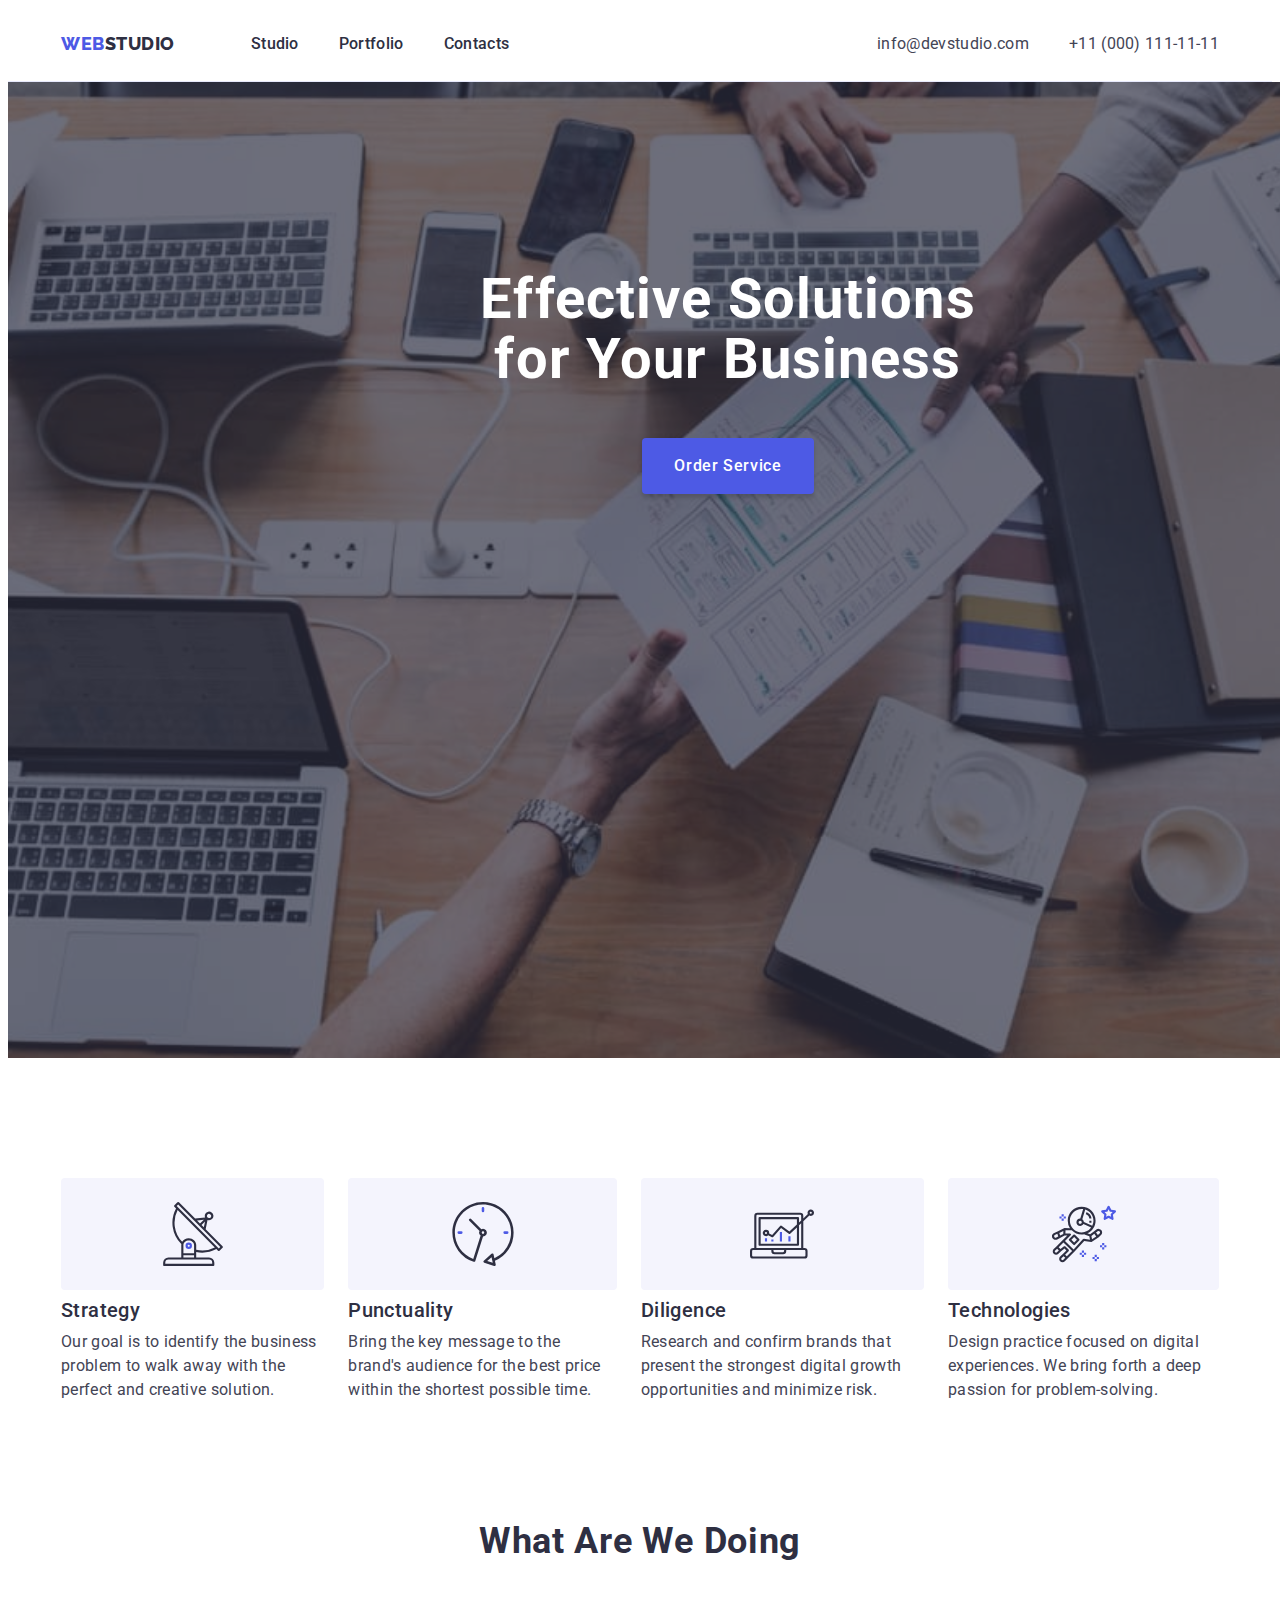
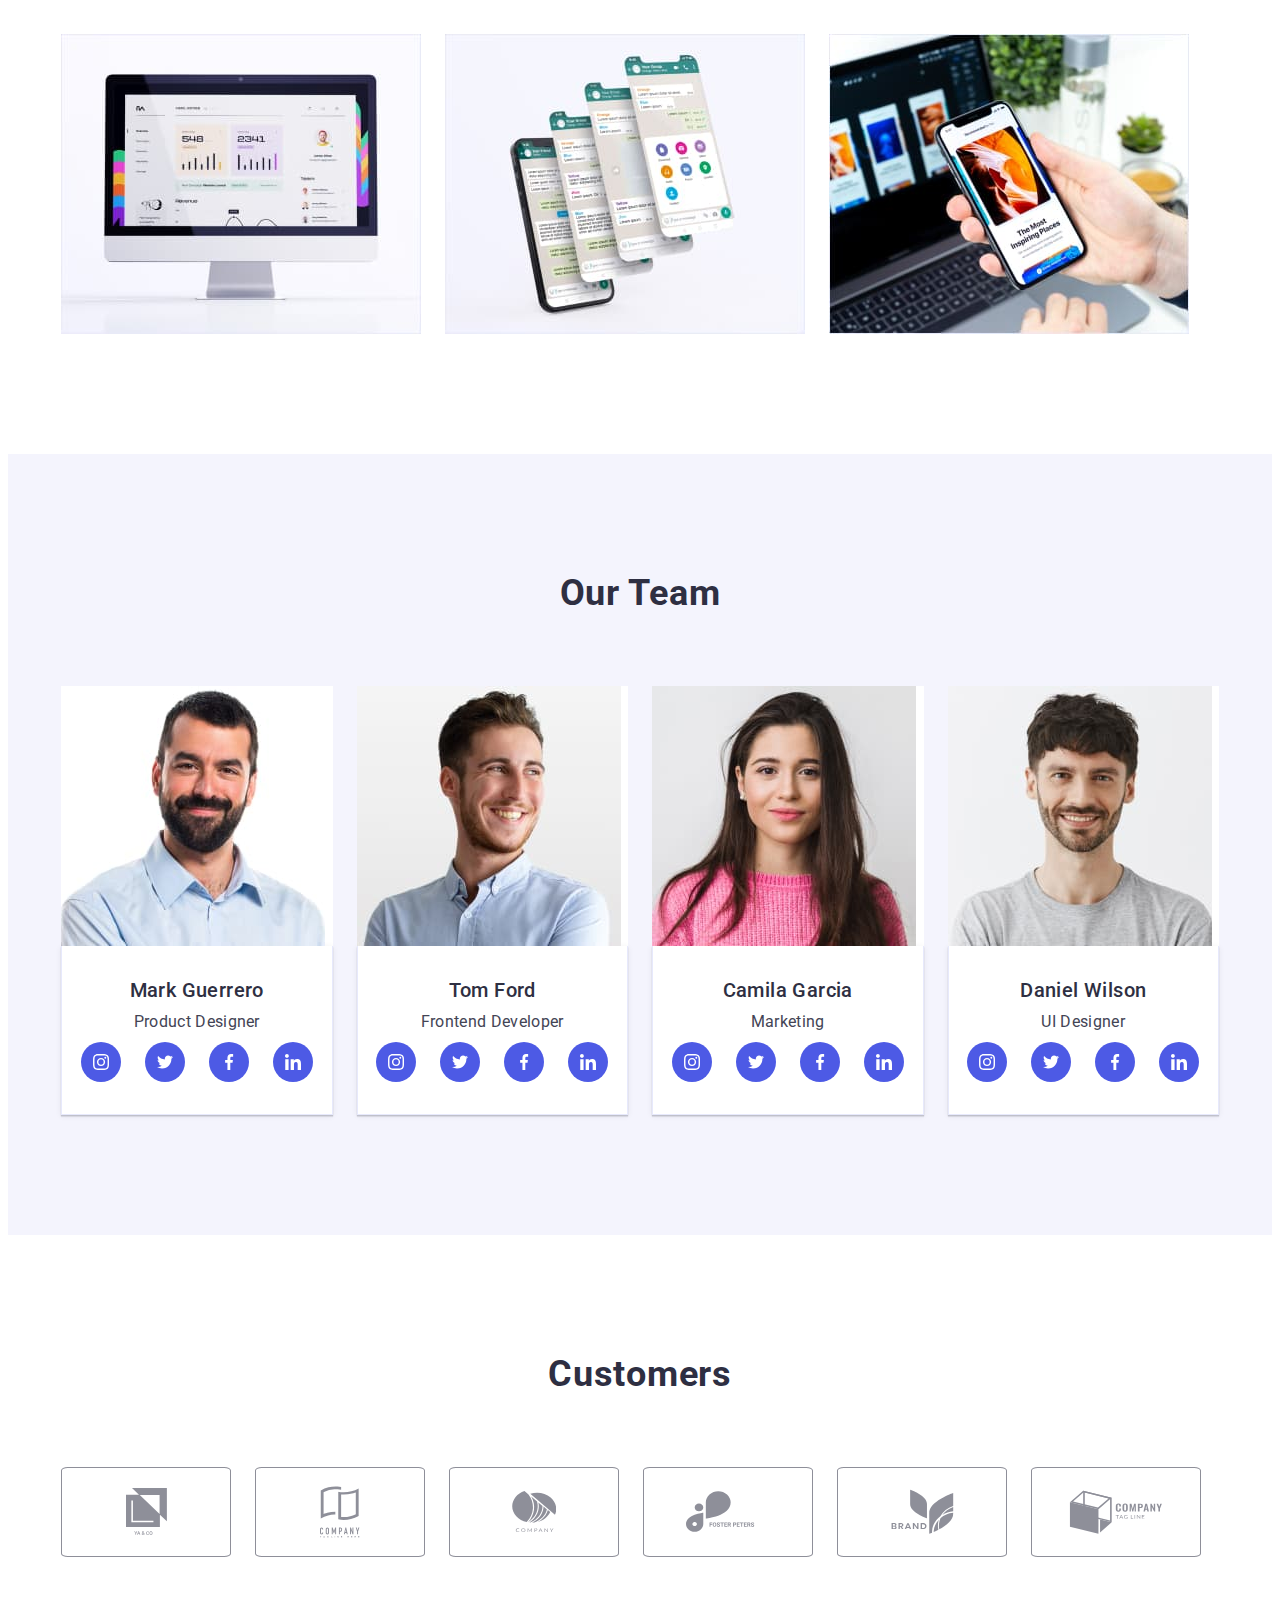
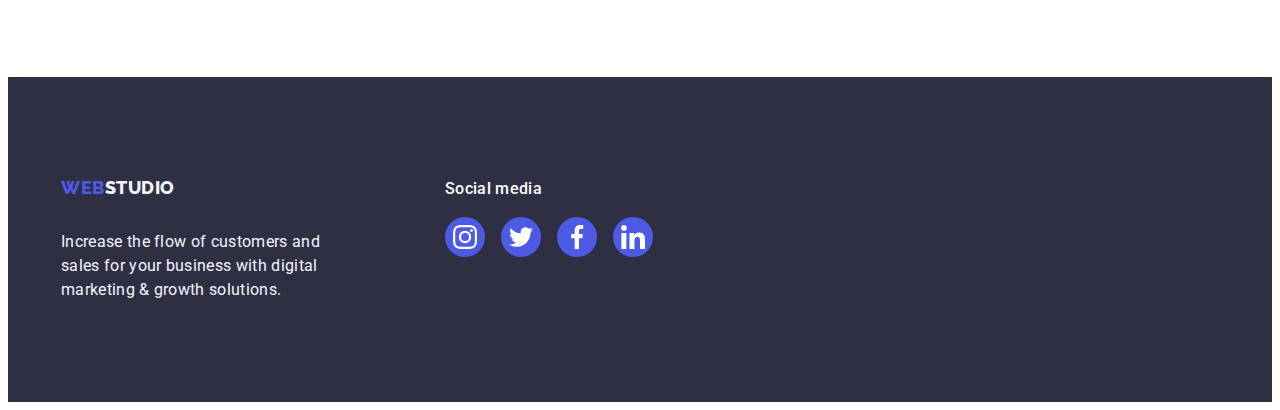
<file: index.html>
<!DOCTYPE html>
<html lang="en">
<head>
    <meta charset="UTF-8">
    <meta http-equiv="X-UA-Compatible" content="IE=edge">
    <meta name="viewport" content="width=device-width, initial-scale=1.0">
    <title>STUDIO</title>
    <link rel="preconnect" href="https://fonts.googleapis.com">
    <link rel="preconnect" href="https://fonts.gstatic.com" crossorigin>
    <link href="https://fonts.googleapis.com/css2?family=Raleway:wght@800&family=Roboto:wght@400;500;700;900&display=swap"
        rel="stylesheet">
    <link rel="stylesheet" href="https://cdnjs.cloudflare.com/ajax/libs/modern-normalize/1.1.0/modern-normalize.min.css" integrity="sha512-wpPYUAdjBVSE4KJnH1VR1HeZfpl1ub8YT/NKx4PuQ5NmX2tKuGu6U/JRp5y+Y8XG2tV+wKQpNHVUX03MfMFn9Q==" crossorigin="anonymous" referrerpolicy="no-referrer" />
        <link rel="stylesheet" href="./css/styles.css">
</head>
<body>
    <header class="header">
        <div class="container header-container">
        <nav class="header-navigation">
            <a href="./index.html" class="header-logo-web link">Web<span class="header-logo-studio link">Studio</span></a>
            <ul class="header-list list">
                <li class="header-item list"><a href="./index.html" class="header-link link">Studio</a></li>
                <li class="header-item list"><a href="./portfolio.html" class="header-link link">Portfolio</a></li>
                <li class="header-item list"><a href="" class="header-link link">Contacts</a></li>
            </ul>
        </nav>
        <address class="adress adress-container">
            <ul class="header-adress list header-container">
            <li><a href="mailto:info@devstudio.com" class="header-contact list link">info@devstudio.com</a></li>
            <li><a href="tel:+110001111111" class="header-contact list link">+11 (000) 111-11-11</a></li>
            </ul>
    </address>
        </div>
    </header>
    <main>
        <section class="hero">
            <div class="container">
            <h1 class="hero-text">Effective Solutions for Your Business</h1>
            <button type="button" class="hero-button text-button">Order Service</button>
            </div>
        </section>
        <section class="about">
            <div class="container container-about">
            <h2 class="about-advantage" hidden>our advantages</h2>
            <ul class="about-list list">
                <li class="about-list-item">
                    <div class="icon-top"><svg class="icon" width="64" height="64">
                        <use href="./images/icons.svg#icon-antenna"></use></svg></div>
                    <h3 class="about-item">Strategy</h3><p class="about-item-text">Our goal is to identify the business problem to walk away with the perfect and creative solution.</p></li>
                <li class="about-list-item">
                    <div class="icon-top"><svg class="icon" width="64" height="64">
                        <use href="./images/icons.svg#icon-clock"></use></svg></div>
                    <h3 class="about-item">Punctuality</h3><p class="about-item-text">Bring the key message to the brand's audience for the best price within the shortest possible
                time.</p></li>
                <li class="about-list-item">
                    <div class="icon-top"><svg class="icon" width="64" height="64">
                        <use href="./images/icons.svg#icon-diagram"></use></svg></div>
                    <h3 class="about-item">Diligence</h3><p class="about-item-text">Research and confirm brands that present the strongest digital growth opportunities and minimize
                risk.</p></li>
                <li class="about-list-item">
                    <div class="icon-top"><svg class="icon" width="64" height="64">
                        <use href="./images/icons.svg#icon-astronaut"></use></svg></div>
                    <h3 class="about-item">Technologies</h3><p class="about-item-text">Design practice focused on digital experiences. We bring forth a deep passion for problem-solving.</p></li>
            </ul>
            </div>
        </section>
        <section class="gallary">
            <div class="container">
            <h2 class="gallary-text">What are we doing</h2>
            <ul class="list photo-container">
                <li class="photo"><img src="./images/img1.jpg" alt="laptop" width="360"></li>
                <li class="photo"><img src="./images/img2.jpg" alt="smartphones" width="360"></li>
                <li class="photo"><img src="./images/img3.jpg" alt="phone in the hand" width="360"></li>
            </ul>
            </div>
        </section>
        <section class="team">
            <div class="container">
            <h2 class="team-text">Our Team</h2>
            <ul class="team-list list">
                <li class="team-item"><img src="./images/mark.jpg" alt="photo Mark Guerrero" width="264">
                    <div class="team-list-item">
                        <h3 class="name">Mark Guerrero</h3>
                        <p class="item-text">Product Designer</p>
                        <ul class="team-soc-list list">
                            <li class="team-soc-item"><a class="team-soc-link link" href>
                                <svg class="team-soc-icon" width="16" height="16">
                                <use href="./images/icons.svg#icon-instagram"></use></svg></a>
                            </li>
                            <li class="team-soc-item"><a class="team-soc-link link" href>
                                <svg class="team-soc-icon" width="16" height="16">
                                <use href="./images/icons.svg#icon-twitter"></use></svg></a>
                            </li>
                            <li class="team-soc-item"><a class="team-soc-link link" href>
                                <svg class="team-soc-icon" width="16" height="16">
                                <use href="./images/icons.svg#icon-facebook"></use></svg></a>
                            </li>
                            <li class="team-soc-item"><a class="team-soc-link link" href>
                                <svg class="team-soc-icon" width="16" height="16">
                                <use href="./images/icons.svg#icon-linkedin"></use></svg></a>
                            </li>
                        </ul>
                    </div>
                </li>
                <li class="team-item"><img src="./images/tom.jpg" alt="photo Tom Ford" width="264">
                    <div class="team-list-item">
                        <h3 class="name">Tom Ford</h3>
                        <p class="item-text">Frontend Developer</p>
                        <ul class="team-soc-list list">
                            <li class="team-soc-item"><a class="team-soc-link link" href>
                                <svg class="team-soc-icon" width="16" height="16">
                                <use href="./images/icons.svg#icon-instagram"></use></svg></a>
                            </li>
                            <li class="team-soc-item"><a class="team-soc-link link" href>
                                <svg class="team-soc-icon" width="16" height="16">
                                <use href="./images/icons.svg#icon-twitter"></use></svg></a>
                            </li>
                            <li class="team-soc-item"><a class="team-soc-link link" href>
                                <svg class="team-soc-icon" width="16" height="16">
                                <use href="./images/icons.svg#icon-facebook"></use></svg></a>
                            </li>
                            <li class="team-soc-item"><a class="team-soc-link link" href>
                                <svg class="team-soc-icon" width="16" height="16">
                                <use href="./images/icons.svg#icon-linkedin"></use></svg></a>
                            </li>
                        </ul>
                    </div>
                </li>
                <li class="team-item">
                    <img src="./images/camila.jpg" alt="photo Camila Garcia" width="264">
                    <div class="team-list-item">
                        <h3 class="name">Camila Garcia</h3>
                        <p class="item-text">Marketing</p>
                        <ul class="team-soc-list list">
                            <li class="team-soc-item"><a class="team-soc-link link" href>
                                <svg class="team-soc-icon" width="16" height="16">
                                <use href="./images/icons.svg#icon-instagram"></use></svg></a>
                            </li>
                            <li class="team-soc-item"><a class="team-soc-link link" href>
                                <svg class="team-soc-icon" width="16" height="16">
                                <use href="./images/icons.svg#icon-twitter"></use></svg></a>
                            </li>
                            <li class="team-soc-item"><a class="team-soc-link link" href>
                                <svg class="team-soc-icon" width="16" height="16">
                                <use href="./images/icons.svg#icon-facebook"></use></svg></a>
                            </li>
                            <li class="team-soc-item"><a class="team-soc-link link" href>
                                <svg class="team-soc-icon" width="16" height="16">
                                <use href="./images/icons.svg#icon-linkedin"></use></svg></a>
                            </li>
                        </ul>
                    </div>
                </li>
                <li class="team-item"><img src="./images/daniel.jpg" alt="photo Daniel Wilson" width="264">
                    <div class="team-list-item">
                        <h3 class="name">Daniel Wilson</h3>
                        <p class="item-text">UI Designer</p>
                        <ul class="team-soc-list list">
                            <li class="team-soc-item"><a class="team-soc-link link" href>
                                <svg class="team-soc-icon" width="16" height="16">
                                <use href="./images/icons.svg#icon-instagram"></use></svg></a>
                            </li>
                            <li class="team-soc-item"><a class="team-soc-link link" href>
                                <svg class="team-soc-icon" width="16" height="16">
                                <use href="./images/icons.svg#icon-twitter"></use></svg></a>
                            </li>
                            <li class="team-soc-item"><a class="team-soc-link link" href>
                                <svg class="team-soc-icon" width="16" height="16">
                                <use href="./images/icons.svg#icon-facebook"></use></svg></a>
                            </li>
                            <li class="team-soc-item"><a class="team-soc-link link" href>
                                <svg class="team-soc-icon" width="16" height="16">
                                <use href="./images/icons.svg#icon-linkedin"></use></svg></a>
                            </li>
                        </ul>
                    </div>
                </li>
            </ul>
            </div>
        </section>
    <section class="customer">
        <div class="container">
            <h2 class="customer-text">Customers</h2>
            <div class="customer-list">
                <ul class="customers-list-link list">
                    <li class="customer-item"><a class="customer-link link" href>
                            <svg class="customer-icon" width="41px" height="47px">
                                <use href="./images/icons.svg#icon-group1"></use>
                            </svg></a></li>
                    <li class="customer-item"><a class="customer-link link" href>
                            <svg class="customer-icon" width="40px" height="52px">
                                <use href="./images/icons.svg#icon-group2"></use>
                            </svg></a></li>
                    <li class="customer-item"><a class="customer-link link" href>
                            <svg class="customer-icon" width="44px" height="41px">
                                <use href="./images/icons.svg#icon-group3"></use>
                            </svg></a></li>
                    <li class="customer-item"><a class="customer-link link" href>
                            <svg class="customer-icon" width="84px" height="41px">
                                <use href="./images/icons.svg#icon-group4"></use>
                            </svg></a></li>
                    <li class="customer-item"><a class="customer-link link" href>
                            <svg class="customer-icon" width="63px" height="45px">
                                <use href="./images/icons.svg#icon-group5"></use>
                            </svg></a></li>
                    <li class="customer-item"><a class="customer-link link" href>
                            <svg class="customer-icon" width="94px" height="44px">
                                <use href="./images/icons.svg#icon-group6"></use>
                            </svg></a></li>
                </ul>
            </div>
        </div>
    </section>
    </main>
    <footer class="footer">
        <div class="container footer-blok">
        <div class="footer-logo-blok">
            <a href="./index.html" class="footer-logo-web footer-logo link">Web<span
                    class="footer-logo-studio link">Studio</span></a>
            <p class="footer-text">Increase the flow of customers and sales for your business with digital marketing &
                growth solutions.</p>
        </div>
        <div class="container-footer-soc">
        <h3 class="footer-soc-text">Social media</h3>
        <ul class="footer-soc-list list">
            <li class="footer-soc-item"><a class="footer-soc-link link" href>
                    <svg class="footer-soc-icon" width="24" height="24">
                        <use href="./images/icons.svg#icon-instagram"></use>
                    </svg></a></li>
            <li class="footer-soc-item"><a class="footer-soc-link link" href>
                    <svg class="footer-soc-icon" width="24" height="24">
                        <use href="./images/icons.svg#icon-twitter"></use>
                    </svg></a></li>
            <li class="footer-soc-item"><a class="footer-soc-link link" href>
                    <svg class="footer-soc-icon" width="24" height="24">
                        <use href="./images/icons.svg#icon-facebook"></use>
                    </svg></a></li>
            <li class="footer-soc-item"><a class="footer-soc-link link" href>
                    <svg class="footer-soc-icon" width="24" height="24">
                        <use href="./images/icons.svg#icon-linkedin"></use>
                    </svg></a></li>
        </ul></div>
        </div>
    </footer>
</body>
</html>
</file>
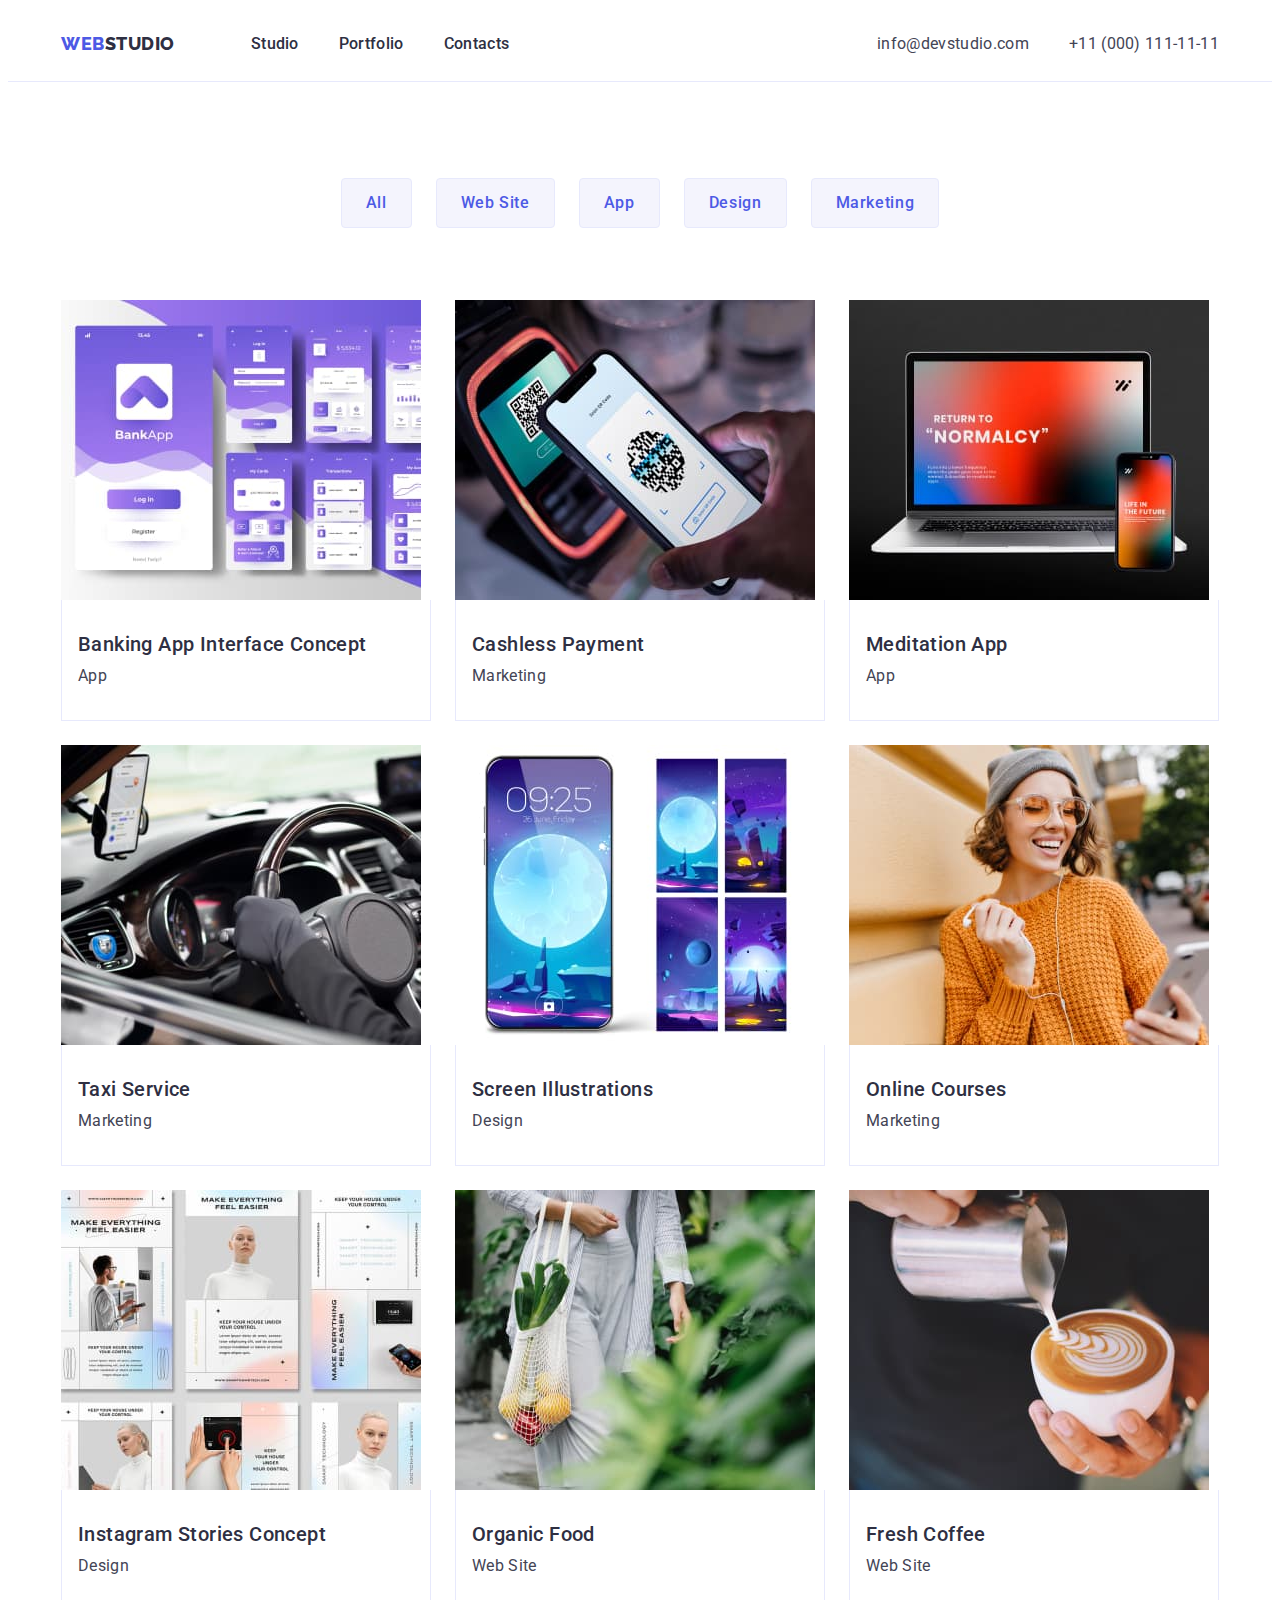
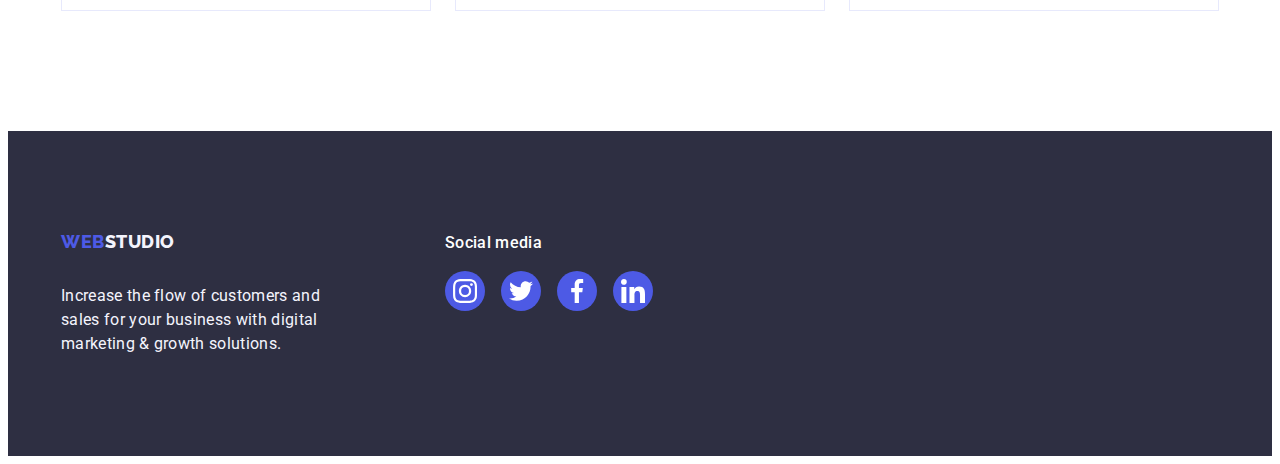
<file: portfolio.html>
<!DOCTYPE html>
<html lang="en">

<head>
    <meta charset="UTF-8">
    <meta http-equiv="X-UA-Compatible" content="IE=edge">
    <meta name="viewport" content="width=device-width, initial-scale=1.0">
    <title>STUDIO</title>
    <link rel="preconnect" href="https://fonts.googleapis.com">
    <link rel="preconnect" href="https://fonts.gstatic.com" crossorigin>
    <link href="https://fonts.googleapis.com/css2?family=Raleway:wght@800&family=Roboto:wght@400;500;700;900&display=swap"
        rel="stylesheet"/>
    <link rel="stylesheet" href="https://cdnjs.cloudflare.com/ajax/libs/modern-normalize/1.1.0/modern-normalize.min.css"
        integrity="sha512-wpPYUAdjBVSE4KJnH1VR1HeZfpl1ub8YT/NKx4PuQ5NmX2tKuGu6U/JRp5y+Y8XG2tV+wKQpNHVUX03MfMFn9Q=="
        crossorigin="anonymous" referrerpolicy="no-referrer" />
    <link rel="stylesheet" href="./css/styles.css">
</head>
<body>
    <header class="header">
        <div class="container header-container">
            <nav class="header-navigation">
                <a href="./index.html" class="header-logo-web link">Web<span
                        class="header-logo-studio link">Studio</span></a>
                <ul class="header-list list">
                    <li class="header-item list"><a href="./index.html" class="header-link link">Studio</a></li>
                    <li class="header-item list"><a href="./portfolio.html" class="header-link link">Portfolio</a></li>
                    <li class="header-item list"><a href="" class="header-link link">Contacts</a></li>
                </ul>
            </nav>
            <address class="adress adress-container">
                <ul class="header-adress list header-container">
                    <li><a href="mailto:info@devstudio.com" class="header-contact list link">info@devstudio.com</a></li>
                    <li><a href="tel:+110001111111" class="header-contact list link">+11 (000) 111-11-11</a></li>
                </ul>
            </address>
        </div>
    </header>
    <main>
        <section class="filter">
            <div class="container container-filter">
        <h1 hidden class="list">Filter</h1>
        <ul class="filter-list link list">
            <li class="filter-item list"><button type="button" class="button-filter">All</button></li>
            <li class="filter-item list"><button type="button" class="button-filter">Web Site</button></li>
            <li class="filter-item list"><button type="button" class="button-filter">App</button></li>
            <li class="filter-item list"><button type="button" class="button-filter">Design</button></li>
            <li class="filter-item list"><button type="button" class="button-filter">Marketing</button></li>
        </ul>
        <ul class="work list link">
            <li class="work-list"><a href="" class="link"><img src="./images/interface.jpg" alt="photo banking app interface concept" width="360"><div class="name-item"><h2 class="work-name">Banking App Interface Concept</h2><p class="work-item">App</p></div></a></li>
            <li class="work-list"><a href="" class="link"><img src="./images/cashless.jpg" alt="photo cashless payment" width="360"><div class="name-item"><h2 class="work-name">Cashless Payment</h2><p class="work-item">Marketing</p></div></a></li>
            <li class="work-list"><a href="" class="link"><img src="./images/meditation.jpg" alt="photo meditation app " width="360"><div class="name-item"><h2 class="work-name">Meditation App</h2><p class="work-item">App</p></div></a></li>
            <li class="work-list"><a href="" class="link"><img src="./images/taxi.jpg" alt="photo taxi service" width="360"><div class="name-item"><h2 class="work-name">Taxi Service</h2><p class="work-item">Marketing</p></div></a></li>
            <li class="work-list"><a href="" class="link"><img src="./images/screen.jpg" alt="photo screen illustrations" width="360"><div class="name-item"><h2 class="work-name">Screen Illustrations</h2><p class="work-item">Design</p></div></a></li>
            <li class="work-list"><a href="" class="link"><img src="./images/courses.jpg" alt="photo online courses" width="360"><div class="name-item"><h2 class="work-name">Online Courses</h2><p class="work-item">Marketing</p></div></a></li>
            <li class="work-list"><a href="" class="link"><img src="./images/stories.jpg" alt="photo instagram stories concept" width="360"><div class="name-item"><h2 class="work-name">Instagram Stories Concept</h2><p class="work-item">Design</p></div></a></li>
            <li class="work-list"><a href="" class="link"><img src="./images/food.jpg" alt="photo organic food" width="360"><div class="name-item"><h2 class="work-name">Organic Food</h2><p class="work-item">Web Site</p></div></a></li>
            <li class="work-list"><a href="" class="link"><img src="./images/coffe.jpg" alt="photo fresh coffee" width="360"><div class="name-item"><h2 class="work-name">Fresh Coffee</h2><p class="work-item">Web Site</p></div></a></li>
            </ul>
            </div>
        </section>
    </main>
<footer class="footer">
    <div class="container footer-blok">
        <div class="footer-logo-blok">
            <a href="./index.html" class="footer-logo-web footer-logo link">Web<span
                    class="footer-logo-studio link">Studio</span></a>
            <p class="footer-text">Increase the flow of customers and sales for your business with digital marketing &
                growth solutions.</p>
        </div>
        <div class="container-footer-soc">
            <h3 class="footer-soc-text">Social media</h3>
            <ul class="footer-soc-list list">
                <li class="footer-soc-item"><a class="footer-soc-link link" href>
                        <svg class="footer-soc-icon" width="24" height="24">
                            <use href="./images/icons.svg#icon-instagram"></use>
                        </svg></a></li>
                <li class="footer-soc-item"><a class="footer-soc-link link" href>
                        <svg class="footer-soc-icon" width="24" height="24">
                            <use href="./images/icons.svg#icon-twitter"></use>
                        </svg></a></li>
                <li class="footer-soc-item"><a class="footer-soc-link link" href>
                        <svg class="footer-soc-icon" width="24" height="24">
                            <use href="./images/icons.svg#icon-facebook"></use>
                        </svg></a></li>
                <li class="footer-soc-item"><a class="footer-soc-link link" href>
                        <svg class="footer-soc-icon" width="24" height="24">
                            <use href="./images/icons.svg#icon-linkedin"></use>
                        </svg></a></li>
            </ul>
        </div>
    </div>
</footer>
</body>

</html>
</file>
<file: css/styles.css>
:root {--brand-color: #2E2F42;
    --color-text: #434455;
    --color-logo1: #4D5AE5;
    --color-hoover: #404BBF;
    --color-logo2: #F4F4FD;
    --color-light: #FFFFFF;}
.list, .link {list-style-type: none;}

.list, .link {text-decoration: none;}
p,
h1,
h2,
h3,
h4,
h5,
h6 {margin: 0;}
ul {margin: 0;
    padding-left: 0;}
button {cursor: pointer;}
address {font-style: normal;}
img {display: block;}
.container {
    width: 1158px;
    padding-left: 15px;
    padding-right: 15px;
    margin: 0 auto;}
body {font-family: "Raleway", sans-serif;
    font-family: "Roboto", sans-serif;
    color: var(--color-text);
    background-color: var(--color-light);}
.header {background: var(--color-light);
    border-bottom: 1px solid #E7E9FC;
    padding-top: 24px;
    padding-bottom: 24px;}
.header-logo-web {
    font-family: "Raleway", sans-serif;
    font-weight: 800;
    font-size: 18px;
    line-height: 1.17;
    display: flex;
    align-items: center;
    letter-spacing: 0.03em;
    text-transform: uppercase;
    color: var(--color-logo1);}
.header-logo-studio {
    font-family: "Raleway", sans-serif;
    font-weight: 800;
    font-size: 18px;
    line-height: 1.17;
    display: flex;
    align-items: center;
    letter-spacing: 0.03em;
    text-transform: uppercase;
    color: var(--brand-color);
    margin-right: 76px;}
.header-navigation {display: flex;
align-items: center;
margin-right: auto;} 
.header-container {display: flex;}
.header-list {display: flex;}
.adress {font-style: normal;}
.header-list {gap: 40px;}
.header-adress {gap: 40px;}
.header-link {font-weight: 500;
    font-size: 16px;
    line-height: 1.5;
    letter-spacing: 0.02em;
    color: var(--brand-color);}
.header-contact {font-size: 16px;
    line-height: 1.5;
    letter-spacing: 0.02em;
    color: var(--color-text);}
.header-contact:hover {color: var(--color-hoover)}
.header-link:hover {color: var(--color-hoover);}
.header-contact:focus {color: var(--color-hoover)}
.header-link:focus {color: var(--color-hoover);}
.header::after {content: '';
display: block;
width: 1440px;
height: 1px;
color: #E7E9FC;}

.footer {background: var(--brand-color);
    padding-top: 100px;
    padding-bottom: 100px;
    display: flex;}
.footer-logo {font-family: "Raleway", sans-serif;
    font-weight: 800;
    font-size: 18px;
    line-height: 1.17;
    display: flex;
    align-items: center;
    letter-spacing: 0.03em;
    text-transform: uppercase;
    color: var(--color-logo2);
    background: var(--brand-color);}
.footer-text {font-size: 16px;
    line-height: 1.5;
    letter-spacing: 0.02em;
    color: var(--color-logo2);
    background: var(--brand-color);
    width: 264px;
    padding-top: 16px;}
.footer-logo {margin-bottom: 16px;}
.footer-logo-web {font-family: "Raleway", sans-serif;
    font-weight: 800;
    font-size: 18px;
    line-height: 1.17;
    display: flex;
    align-items: center;
    letter-spacing: 0.03em;
    text-transform: uppercase;
    color: var(--color-logo1);}
.footer-logo-studio {font-family: "Raleway", sans-serif;
    font-weight: 800;
    font-size: 18px;
    line-height: 1.17;
    display: flex;
    align-items: center;
    letter-spacing: 0.03em;
    text-transform: uppercase;
    color: var(--color-logo2);}
.footer-blok {display: flex;
    gap: 120px;}
.footer-soc-text {font-family: 'Roboto';
    font-style: normal;
    font-weight: 500;
    font-size: 16px;
    line-height: 24px;
    letter-spacing: 0.02em;
    color: #FFFFFF;
    margin-bottom: 16px;}
.footer-soc-list {display: flex;
    gap: 16px;} 
.footer-soc-item {display: flex;
    justify-content: center;
    align-items: center;
    width: 40px;
    height: 40px;}   
.footer-soc-link {width: 100%;
    height: 100%;
    border-radius: 50%;
    background-color: var(--color-logo1);
    display: flex;
    align-items: center;
    justify-content: center;} 
.footer-soc-link:hover {background-color: #31D0AA;}

.footer-soc-link:focus {background-color: #31D0AA;}
    
.footer-soc-icon {fill: #FFFFFF;
    width: 24px;
    height: 24px;}
.hero {min-width: 1440px;
    height: 600px;
    margin: 0 auto;
    background: var(--brand-color);
    background-image: url(../images/dark-bg.png), url(../images/people-office-1.jpg);
    background-repeat: no-repeat;
    background-position: center;
    background-size: cover;
    padding-top: 188px;
    padding-bottom: 188px;}
.hero-text {font-size: 56px;
    line-height: 1.07;
    width: 50%;
    text-align: center;
    letter-spacing: 0.02em;
    color: var(--color-light);
    margin: 0 auto;
    margin-bottom: 48px;}
.hero-button {font-family: "Roboto", sans-serif}
.hero-button:hover {background-color: var(--color-hoover); box-shadow: 0px 4px 4px rgba(0, 0, 0, 0.15);}
.hero-button:focus {background-color: var(--color-hoover); box-shadow: 0px 4px 4px rgba(0, 0, 0, 0.15);}
.hero-button {background-color: var(--color-logo1);
    box-shadow: 0px 4px 4px rgba(0, 0, 0, 0.15);
    border-radius: 4px;}
.hero-button {cursor: pointer;
    display: inline-block;
    padding: 16px 32px;
    margin: 0 auto;
border: none;}
.text-button {
    font-family: "Roboto", sans-serif;
    font-weight: 500;
    font-size: 16px;
    line-height: 1.5;
    display: block;
    margin: 0 auto;
    align-items: center;
    letter-spacing: 0.04em;
    color: var(--color-light);} 
.about {padding-top: 120px;
    padding-bottom: 120px;}
.about-list {display: flex;
    gap: 24px;}
.about-item {
    font-weight: 500;
    font-size: 20px;
    line-height: 1.2;
    letter-spacing: 0.02em;
    color: var(--brand-color);
    margin-bottom: 8px;}
.about-item-text {font-size: 16px;
    line-height: 1.5;
    letter-spacing: 0.02em;
    color: var(--color-text);
    display: flex;
    gap: 24px;}
.about-list-item {flex-basis: calc((100%-24px)/4)}

.icon-top {display: flex;
justify-content: center;
align-items: center;
background-color: var(--color-logo2);
border-radius: 4px;
height: 112px;
margin-bottom: 8px;}

.gallary {padding-bottom: 120px;}

.photo-container {display: flex;
    gap: 24px;}
.gallary-text {font-size: 36px;
    line-height: 1.11;
    text-align: center;
    letter-spacing: 0.02em;
    text-transform: capitalize;
    color: var(--brand-color);
    margin-bottom: 72px;
    padding: 0;}

.team {background-color: var(--color-logo2); 
    padding-top: 120px;
    padding-bottom: 120px;}
.team-text {font-size: 36px;
    line-height: 1.11;
    text-align: center;
    letter-spacing: 0.02em;
    text-transform: capitalize;
    color: var(--brand-color);
    margin-bottom: 72px;}
.team-list {background-color: var(--color-logo2);
    display: flex;
    flex-wrap: wrap;
    gap: 24px;}
.team-item {flex-basis: calc((100% - 72px) / 4);
    background-color: var(--color-light);}
.team-list-item {padding-top: 32px;
    border: 1px solid #E7E9FC;
    border-top: none;
    box-shadow: 0px 1px 6px rgba(46, 47, 66, 0.08), 0px 1px 1px rgba(46, 47, 66, 0.16), 0px 2px 1px rgba(46, 47, 66, 0.08);}
.name {font-weight: 500;
    font-size: 20px;
    line-height: 1.2;
    text-align: center;
    letter-spacing: 0.02em;
    color: var(--brand-color);
    margin-bottom: 8px;}
.item-text {font-size: 16px;
    line-height: 1.5;
    text-align: center;
    letter-spacing: 0.02em;
    color: var(--color-text);
    margin-bottom: 8px;}
.team-soc-list {display: flex;
    justify-content: center;
    gap: 24px;
    padding-bottom: 32px;}
.team-soc-item {
    width: 40px;
    height: 40px;}
.team-soc-link {width: 100%;
    height: 100%;
border-radius: 50%;
display: flex;
align-items: center;
justify-content: center;
background-color: var(--color-logo1);}
.team-soc-icon {fill: #FFFFFF;}

.team-soc-link:hover {background-color: var(--color-hoover);}
.team-soc-link:focus {background-color: var(--color-hoover);}


.customer {padding-top: 120px;
    padding-bottom: 120px;}
.customer-text {font-size: 36px;
        line-height: 1.11;
        text-align: center;
        letter-spacing: 0.02em;
        text-transform: capitalize;
        color: var(--brand-color);
        margin-bottom: 72px;}
.customers-list-link {display: flex;
    flex-wrap: nowrap;
    gap: 24px;}
.customer-link {
    width: 168px;
    height: 88px;
    border-radius: 4%;
    background-color: #FFFFFF;
    display: block;
    display: flex;
    justify-content: center;
    align-items: center;
    border: 1px solid #8E8F99;}
.customer-icon {fill: #8E8F99;}
.customer-link:hover .customer-icon {fill: #404BBF;}
.customer-link:hover {border-color: var(--color-hoover);}
.customer-link:focus .customer-icon {fill: #404BBF;}
.customer-link:focus {border-color: var(--color-hoover);}

.filter {padding-top: 96px;
    padding-bottom: 120px;}
.filter-list {display: flex;
    gap: 24px;
    justify-content: center;
    margin-bottom: 72px;}
.filter-item {display: flex;}
.button-filter {background: var(--color-logo2);
    border: 1px solid #E7E9FC;
    border-radius: 4px;
    font-family: inherit;
    font-weight: 500;
    font-size: 16px;
    line-height: 1.5;
    display: flex;
    align-items: center;
    text-align: center;
    letter-spacing: 0.04em;
    color: var(--color-logo1);
    padding: 12px 24px;}
.button-filter:hover {background-color: var(--color-hoover);color: var(--color-light); box-shadow: 0px 4px 4px rgba(0, 0, 0, 0.15)}
.button-filter:focus {background-color: var(--color-hoover); color: var(--color-light); box-shadow: 0px 4px 4px rgba(0, 0, 0, 0.15)}
.button-filter {cursor: pointer}
.work {display: flex;
    flex-wrap: wrap;
    gap: 24px;}
.work-list {flex-basis: calc((100% - 48px) / 3);}
.work-list:hover {box-shadow: 0px 1px 6px rgba(46, 47, 66, 0.08), 0px 1px 1px rgba(46, 47, 66, 0.16), 0px 2px 1px rgba(46, 47, 66, 0.08);}
.name-item {padding-top: 32px;
    padding-bottom: 32px;
    padding-left: 16px;
    border: 1px solid #E7E9FC;
    border-top: none;}
.work-name {font-weight: 500;
    font-size: 20px;
    line-height: 1.2;
    letter-spacing: 0.02em;
    color: var(--brand-color);
    margin-bottom: 8px;}
.work-item {font-size: 16px;
    line-height: 1.5;
    letter-spacing: 0.02em;
    color: var(--color-text);}
</file>
